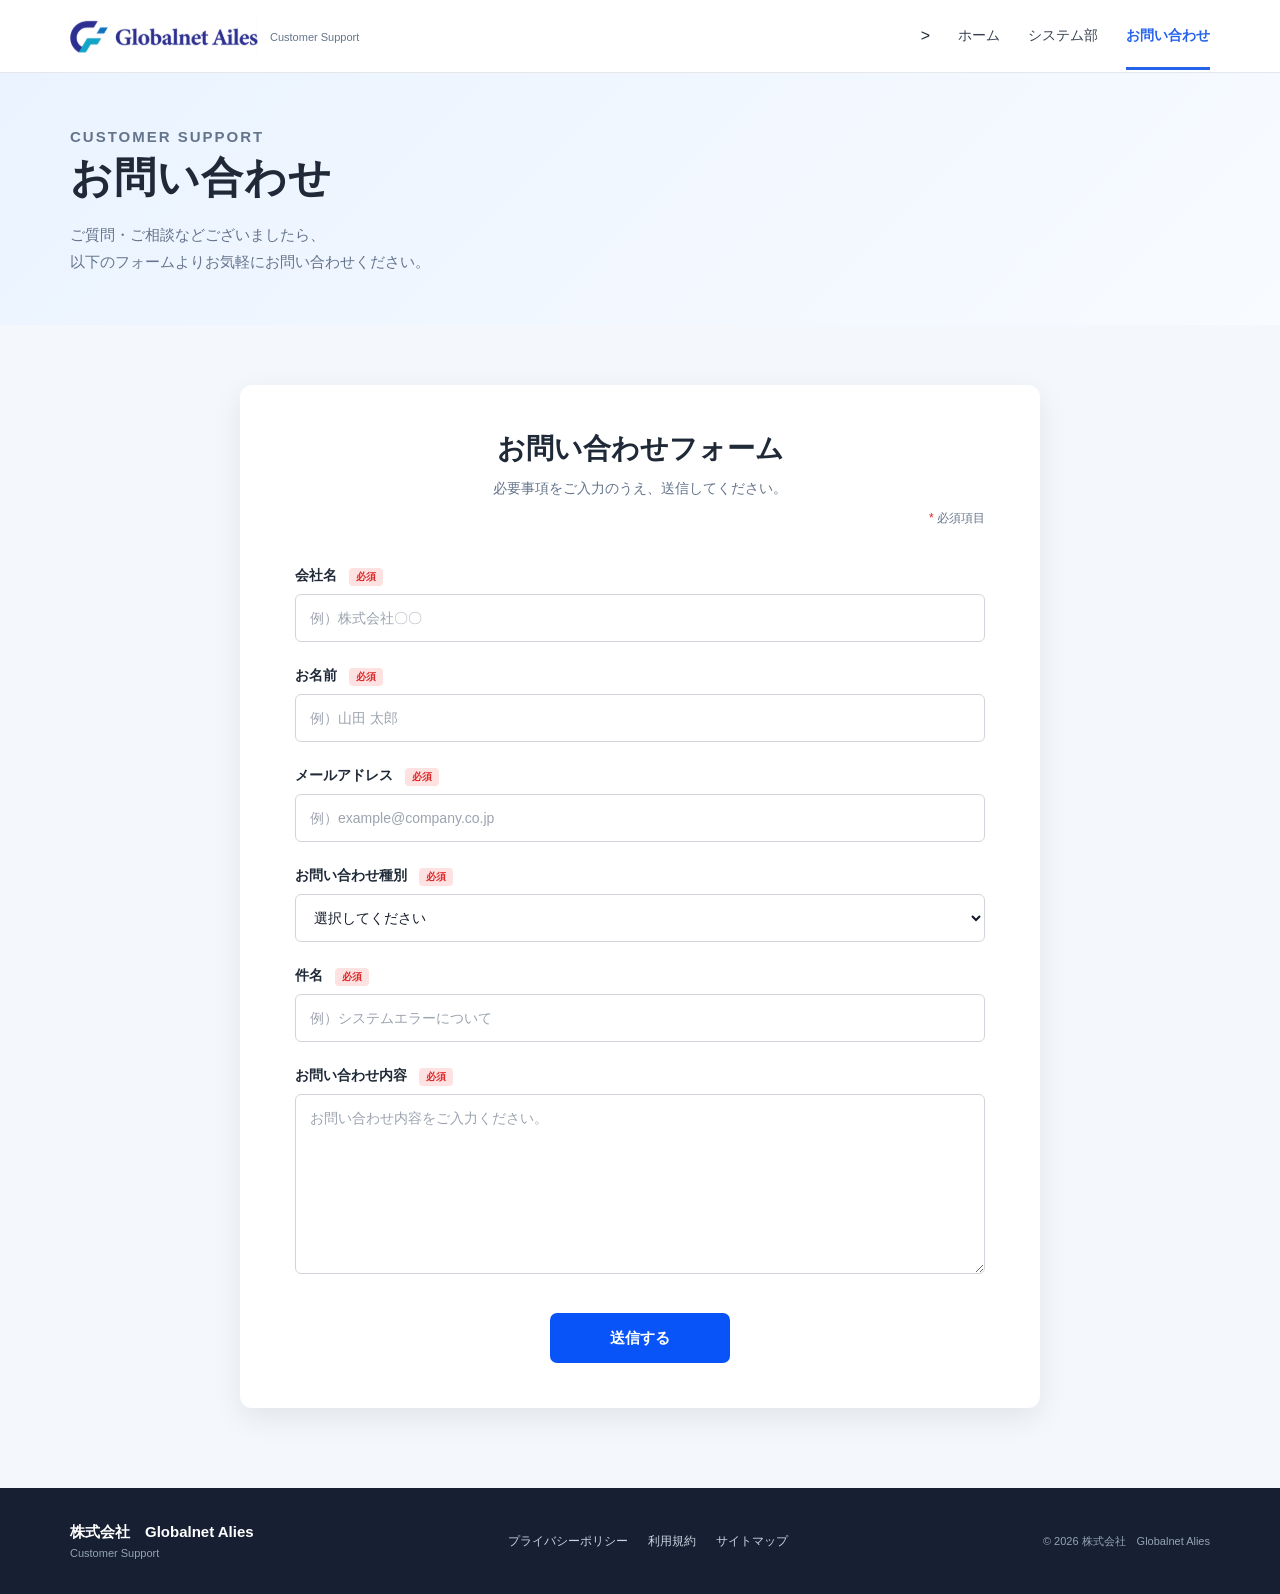
<file: index.html>
<!DOCTYPE html>
<html lang="ja">

<head>
    <meta charset="UTF-8">
    <meta name="viewport" content="width=device-width, initial-scale=1.0">

    <title>お問い合わせ</title>

    <link rel="stylesheet" href="style.css">
</head>

<body>

    <!-- Header -->
    <header class="header">

        <div class="header-inner">

            <div class="logo">
                <img src ="images/logo会社.png">
                <div>
                  <div></div>
                
                <div class="company-subtitle">Customer Support</div>
                </div>
            </div>

            <nav class="nav">
     <!-- them chuc nang  duong link dan den o de muc -->>
                <a href="https://globalnet-ailes.com/company"target="_blank">ホーム</a>
                
                <!-- khi muon them gi thi vao day   
                a href="#">サービス</a>
                <a href="#">サポート</a>-->

                <a href="https://globalnet-ailes.com/work-system" target="_blank">システム部</a> 
                <a href="#" class="active">お問い合わせ</a>
            </nav>

        </div>

    </header>


    <!-- Hero -->
    <section class="hero">

        <div class="hero-content">

            <p class="hero-label">CUSTOMER SUPPORT</p>

            <h1>お問い合わせ</h1>

            <p>
                ご質問・ご相談などございましたら、<br>
                以下のフォームよりお気軽にお問い合わせください。
            </p>

        </div>

    </section>


    <!-- Main -->
    <main class="main">

        <div class="form-card">

            <div class="form-header">

                <h2>お問い合わせフォーム</h2>

                <p>
                    必要事項をご入力のうえ、送信してください。
                </p>

                <p class="required-text">
                    <span>*</span> 必須項目
                </p>

            </div>


            <form>

                <!-- 会社名 -->
                <div class="form-group">

                    <label for="companyName">
                        会社名
                        <span class="required">必須</span>
                    </label>

                    <input
                        type="text"
                        id="companyName"
                        placeholder="例）株式会社〇〇"
                    >

                </div>


                <!-- 名前 -->
                <div class="form-group">

                    <label for="name">
                        お名前
                        <span class="required">必須</span>
                    </label>

                    <input
                        type="text"
                        id="name"
                        placeholder="例）山田 太郎"
                    >

                </div>


                <!-- Email -->
                <div class="form-group">

                    <label for="email">
                        メールアドレス
                        <span class="required">必須</span>
                    </label>

                    <input
                        type="email"
                        id="email"
                        placeholder="例）example@company.co.jp"
                    >

                </div>


                <!-- 問い合わせ種類 -->
                <div class="form-group">

                    <label for="category">
                        お問い合わせ種別
                        <span class="required">必須</span>
                    </label>

                    <select id="category">

                        <option value="">
                            選択してください
                        </option>

                        <option value="product">
                            製品について
                        </option>

                        <option value="service">
                            サービスについて
                        </option>

                        <option value="error">
                            システムエラーについて
                        </option>

                        <option value="operation">
                            操作方法について
                        </option>

                        <option value="other">
                            その他
                        </option>

                    </select>

                </div>


                <!-- 件名 -->
                <div class="form-group">

                    <label for="subject">
                        件名
                        <span class="required">必須</span>
                    </label>

                    <input
                        type="text"
                        id="subject"
                        placeholder="例）システムエラーについて"
                    >

                </div>


                <!-- 内容 -->
                <div class="form-group">

                    <label for="message">
                        お問い合わせ内容
                        <span class="required">必須</span>
                    </label>

                    <textarea
                        id="message"
                        placeholder="お問い合わせ内容をご入力ください。"
                    ></textarea>

                </div>


                <!-- Button -->
                <div class="button-area">

                    <button
                        type="button"
                        id="submitButton"
                    >
                        送信する
                    </button>

                </div>

            </form>

        </div>

    </main>


    <!-- Footer -->
    <footer class="footer">

        <div class="footer-inner">

            <div>
                <strong>株式会社　Globalnet Alies</strong>
                <p>Customer Support</p>
            </div>

            <div class="footer-links">
                <a href="#">プライバシーポリシー</a>
                <a href="#">利用規約</a>
                <a href="#">サイトマップ</a>
            </div>

            <div class="copyright">
                © 2026 株式会社　Globalnet Alies
            </div>

        </div>

    </footer>


    <script src="script.js"></script>

</body>

</html>
</file>
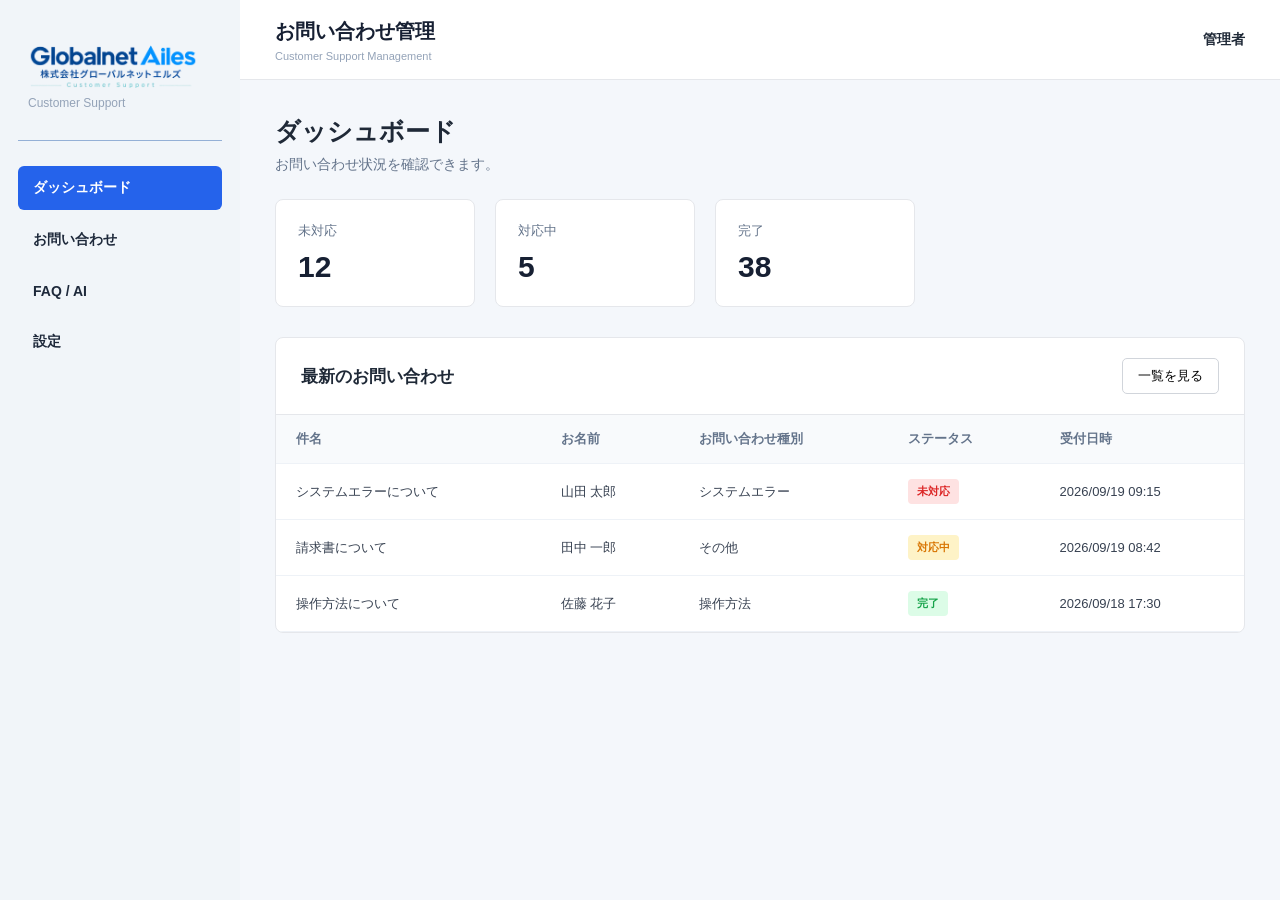
<file: admin管理/index.html>
<!DOCTYPE html>
<html lang="ja">
<head>
    <meta charset="UTF-8">
    <meta name="viewport" content="width=device-width, initial-scale=1.0">
    <title>お問い合わせ管理</title>
    <link rel="stylesheet" href="style.css">
</head>

<body>

    <div class="admin-layout">

        <!-- Sidebar -->
        <aside class="sidebar">

            <div class="sidebar-logo">
                <img src="../images/logo会社2.png">
                    <p>Customer Support</p>
            </div>

            <nav class="sidebar-nav">

                <a href="#" class="nav-item active">
                    ダッシュボード
                </a>

                <a href="inquiries.html" class="nav-item">
                    お問い合わせ
                </a>

                <a href="#" class="nav-item">
                    FAQ / AI
                </a>

                <a href="#" class="nav-item">
                    設定
                </a>

            </nav>

        </aside>


        <!-- Main -->
        <main class="main-content">

            <!-- Header -->
            <header class="top-header">

                <div>
                    <h1>お問い合わせ管理</h1>
                    <p>Customer Support Management</p>
                </div>

                <div class="admin-user">
                    管理者
                </div>

            </header>


            <!-- Content -->
            <section class="content">

                <div class="page-title">
                    <h2>ダッシュボード</h2>
                    <p>お問い合わせ状況を確認できます。</p>
                </div>


                <!-- Status Cards -->
                <div class="status-cards">

                    <div class="status-card">
                        <p>未対応</p>
                        <strong>12</strong>
                    </div>

                    <div class="status-card">
                        <p>対応中</p>
                        <strong>5</strong>
                    </div>

                    <div class="status-card">
                        <p>完了</p>
                        <strong>38</strong>
                    </div>

                </div>


                <!-- Inquiry List -->
                <div class="inquiry-section">

                    <div class="section-header">
                        <h3>最新のお問い合わせ</h3>
                        <button>一覧を見る</button>
                    </div>

                    <table>

                        <thead>
                            <tr>
                                <th>件名</th>
                                <th>お名前</th>
                                <th>お問い合わせ種別</th>
                                <th>ステータス</th>
                                <th>受付日時</th>
                            </tr>
                        </thead>

                        <tbody>

                            <tr>
                                <td>システムエラーについて</td>
                                <td>山田 太郎</td>
                                <td>システムエラー</td>
                                <td>
                                    <span class="status pending">
                                        未対応
                                    </span>
                                </td>
                                <td>2026/09/19 09:15</td>
                            </tr>

                            <tr>
                                <td>請求書について</td>
                                <td>田中 一郎</td>
                                <td>その他</td>
                                <td>
                                    <span class="status working">
                                        対応中
                                    </span>
                                </td>
                                <td>2026/09/19 08:42</td>
                            </tr>

                            <tr>
                                <td>操作方法について</td>
                                <td>佐藤 花子</td>
                                <td>操作方法</td>
                                <td>
                                    <span class="status completed">
                                        完了
                                    </span>
                                </td>
                                <td>2026/09/18 17:30</td>
                            </tr>

                        </tbody>

                    </table>

                </div>

            </section>

        </main>

    </div>

</body>
</html>
</file>
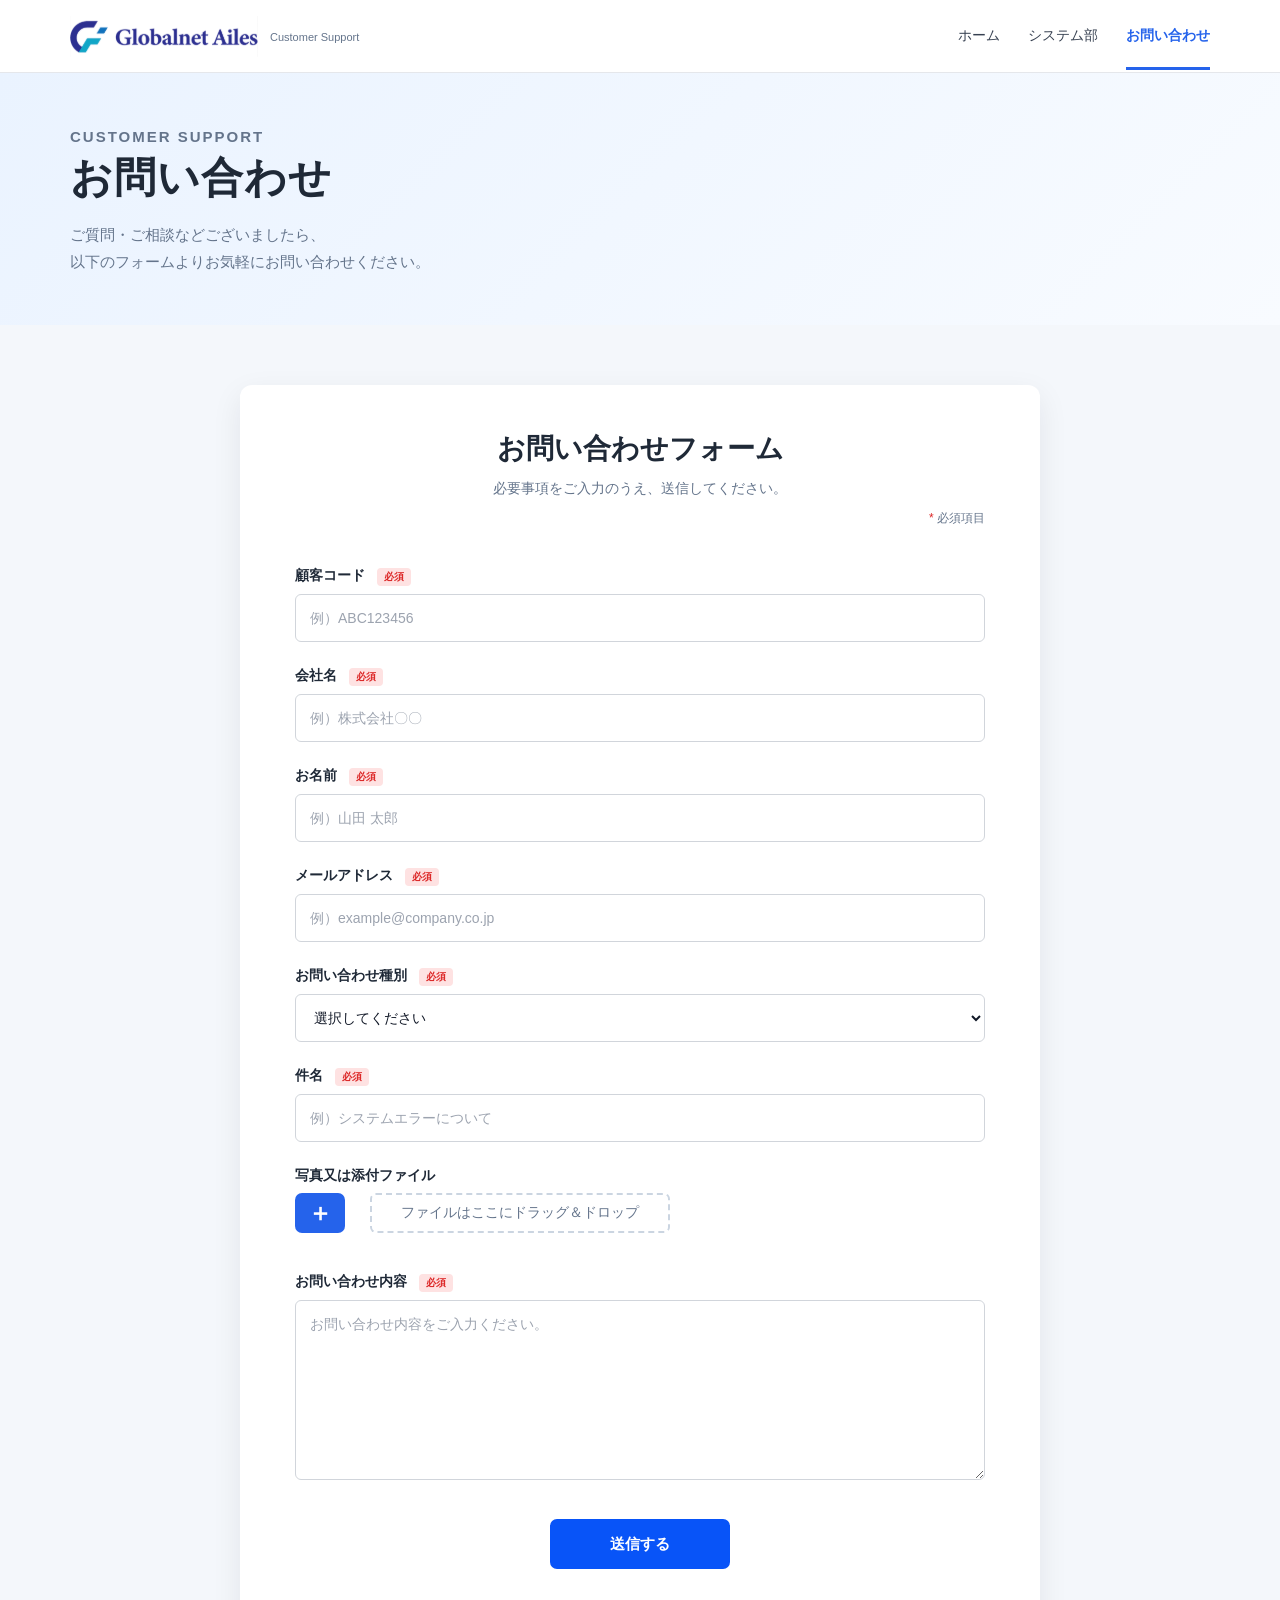
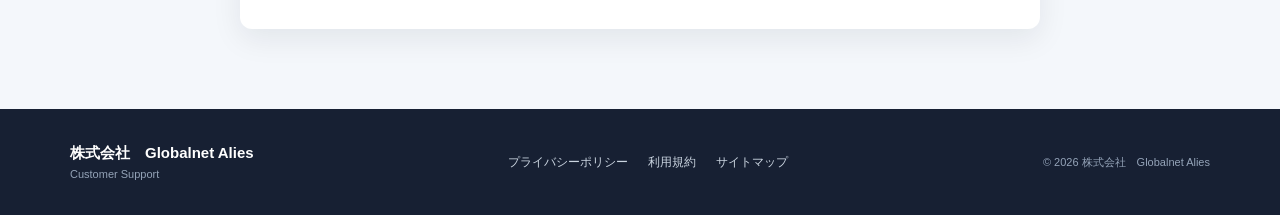
<file: FRONTEND/index.html>
<!DOCTYPE html>   <!--khai báo dữ liệu HTML5-->

<html lang="ja">  <!--thẻ gốc của trang  
lang="ja" = nội dung chính là tiếng Nhật.-->





<head>
<!--Chứa thông tin cấu hình của trang, không phải nội dung chính hiển thị cho người dùng.-->


    <meta charset="UTF-8">
<!--Thiết lập bộ mã ký tự UTF-8 để hiển thị tiếng Nhật, Kanji, tiếng Việt...>-->



    <meta name="viewport" content="width=device-width, initial-scale=1.0">
<!--Làm website hiển thị phù hợp trên điện thoại/tablet.-->



    <title>お問い合わせ</title> 
<!--Tên hiển thị trên tab trình duyệt.-->


    <link rel="stylesheet" href="style.css">
    <!--kết nối HTML với file CSS là cái này-->

</head>
<!--phần trên đây là head-->




<body>
    <!--body chứa toàn bộ nội dung mà khách thấy-->

   
    <header class="header">
         <!-- Header  phần đầu website-->

        <div class="header-inner">
             <!--VD <div class = "header-inner">
                div là 1 khối chứa  
                class = "header-inner" la de CSS xac dinh khoi nay -->






            <div class="logo">
                <!--khoi chua logo-->

                <img src ="images/logo会社.png">
                <!--hien thi hinh anh-->
                <!--src = source    duong dan den hinh anh  -->

                <div>  <!--dong khoi lai-->


                  <div></div> <!--tao khoang trong de de nhin--> 






                
                <div class="company-subtitle">Customer Support</div>
                </div>  <!--mot khoi khac tuogn tu de css nhin ra-->
        </div>








            <nav class="nav">
                <!--< nav = navigation =khu vuc dieu huong website>-->


                <a href="https://globalnet-ailes.com/company"target="_blank">ホーム</a>
                <!--<a> = anchor= dung de tao link lien ket-->
                <!--href = dia chi ma link se di den -->
                <!--bam vao ホーム -> di den duogn link cong ty tren kia-->
                
                <!-- khi muon them gi thi vao day   
                a href="#">サービス</a>
                <a href="#">サポート</a>-->
                <!--da ghi chu de phan nay nheeeeeeeeeeeeeeeeee--> 

                <a href="https://globalnet-ailes.com/work-system" target="_blank">システム部</a> 
                <a href="#" class="active">お問い合わせ</a>
            </nav>   

        </div>

    </header>


    <!-- Hero -->
    <section class="hero">

        <div class="hero-content">

            <p class="hero-label">CUSTOMER SUPPORT</p>

            <h1>お問い合わせ</h1>

            <p>
                ご質問・ご相談などございましたら、<br>
                以下のフォームよりお気軽にお問い合わせください。
            </p>

        </div>

    </section>


    <!-- Main -->
    <main class="main">

        <div class="form-card">

            <div class="form-header">

                <h2>お問い合わせフォーム</h2>

                <p>
                    必要事項をご入力のうえ、送信してください。
                </p>

                <p class="required-text">
                    <span>*</span> 必須項目
                </p>

            </div>


            <form>

                   <!-- 顧客コード^^-->
                     <div class="form-group">
                    <label for="customerCode">
                        顧客コード <span class="required">必須</span>
                    </label>

                    <input
                        type="text"
                        id="customerCode"
                        name="customerCode"
                        placeholder = "例）ABC123456"
                        maxlength="20"
                        required
                    >
                </div>


                <!-- 会社名 -->
                <div class="form-group">

                    <label for="companyName">
                        会社名
                        <span class="required">必須</span>
                    </label>

                    <input
                        type="text"
                        id="companyName"
                        placeholder="例）株式会社〇〇"
                    >

                </div>


                <!-- 名前 -->
                <div class="form-group">

                    <label for="name">
                        お名前
                        <span class="required">必須</span>
                    </label>

                    <input
                        type="text"
                        id="name"
                        placeholder="例）山田 太郎"
                    >

                </div>


                <!-- Email -->
                <div class="form-group">

                    <label for="email">
                        メールアドレス
                        <span class="required">必須</span>
                    </label>

                    <input
                        type="email"
                        id="email"
                        placeholder="例）example@company.co.jp"
                    >

                </div>


                <!-- 問い合わせ種類 -->
                <div class="form-group">

                    <label for="category">
                        お問い合わせ種別
                        <span class="required">必須</span>
                    </label>

                    <select id="category">

                        <option value="">
                            選択してください
                        </option>

                        <option value="product">
                            製品について
                        </option>

                        <option value="service">
                            サービスについて
                        </option>

                        <option value="error">
                            システムエラーについて
                        </option>

                        <option value="operation">
                            操作方法について
                        </option>

                        <option value="other">
                            その他
                        </option>

                    </select>

                </div>


                <!-- 件名 -->
                <div class="form-group">

                    <label for="subject">
                        件名
                        <span class="required">必須</span>
                    </label>

                    <input
                        type="text"
                        id="subject"
                        placeholder="例）システムエラーについて"
                    >

                </div>

<!-- 添付ファイル -->
<div class="form-group">

    <label>
        写真又は添付ファイル
    </label>

    <div class="attachment-area">

        <label for="attachment" class="attachment-plus">
            ＋
        </label>

   
        <div id="dropZone" class="drop-zone">
            ファイルはここにドラッグ＆ドロップ
        </div>

    </div>

    <input
        type="file"
        id="attachment"
        name="attachment"
        accept=".jpg,.jpeg,.png,.webp,.pdf,.xlsx,.xls,.csv,.docx"
        multiple 
        hidden
    >

    <div id="fileList"></div>
 
</div>

        <!-- 内容 -->
        <div class="form-group">

        <label for="message">
            お問い合わせ内容
            <span class="required">必須</span>
        </label>

        <textarea
            id="message"
            placeholder="お問い合わせ内容をご入力ください。"
        ></textarea>

    </div>
                    <!-- Button -->
                    <div class="button-area">

                        <button
                            type="button"
                            id="submitButton"
                        >
                            送信する
                        </button>

                        <p id="submitStatus" class="submit-status"></p>

                    </div>

                </form>

            </div>

        </main>


        <!-- Footer -->
        <footer class="footer">

            <div class="footer-inner">

                <div>
                    <strong>株式会社　Globalnet Alies</strong>
                    <p>Customer Support</p>
                </div>

                <div class="footer-links">
                    <a href="#">プライバシーポリシー</a>
                    <a href="#">利用規約</a>
                    <a href="#">サイトマップ</a>
                </div>

                <div class="copyright">
                    © 2026 株式会社　Globalnet Alies
                </div>

            </div>

        </footer>


        <script src="script.js"></script>

    </body>

    </html>
</file>
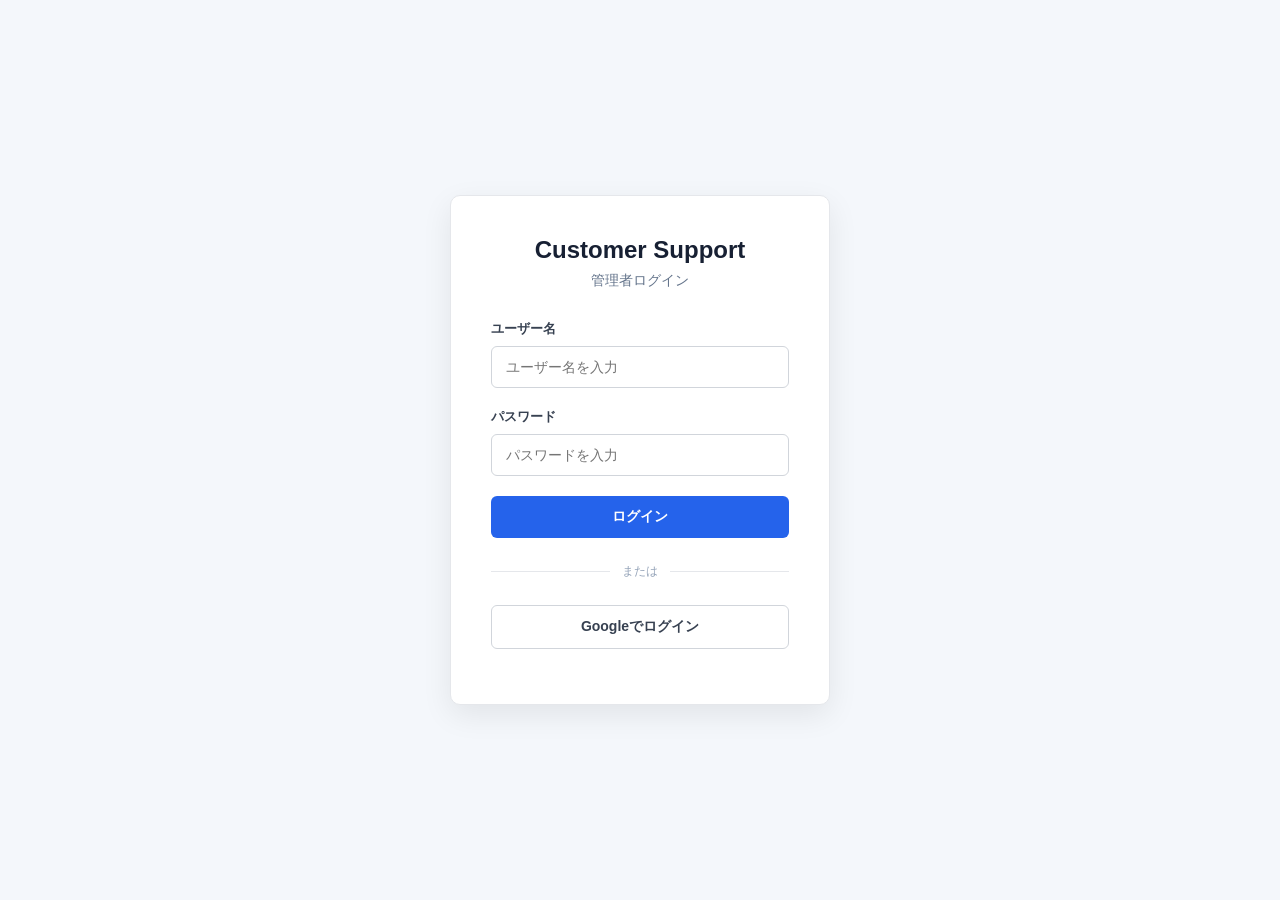
<file: FRONTEND/admin管理/index.html>
<!DOCTYPE html>
<html lang="ja">
<head>
    <meta charset="UTF-8">
    <meta name="viewport" content="width=device-width, initial-scale=1.0">
    <title>お問い合わせ管理</title>
    <link rel="stylesheet" href="style.css">
</head>





<body>

    <div class="admin-layout">

        <!-- Sidebar -->
        <aside class="sidebar">

            <div class="sidebar-logo">
                <img src="../images/logo会社2.png">
                    <p>Customer Support</p>
            </div>

            <nav class="sidebar-nav">

                <a href="#" class="nav-item active">
                    ダッシュボード
                </a>

                <a href="inquiries.html" class="nav-item">
                    お問い合わせ
                </a>

                <a href="#" class="nav-item">
                    FAQ / AI
                </a>

                <a href="#" class="nav-item">
                    設定
                </a>

            </nav>

        </aside>


        <!-- Main. -->
        <main class="main-content">

            <!-- Header -->
            <header class="top-header">

                <div>
                    <h1>お問い合わせ管理</h1>
                    <p>Customer Support Management</p>
                </div>

                <div class="admin-user">
                    管理者
                </div>

            </header>


            <!-- Content -->
            <section class="content">

                <div class="page-title">
                    <h2>ダッシュボード</h2>
                    <p>お問い合わせ状況を確認できます。</p>
                </div>


                <!-- Status Cards -->
                <div class="status-cards">

                    <div class="status-card">
                        <p>未対応</p>
                        <strong>12</strong>
                    </div>

                    <div class="status-card">
                        <p>対応中</p>
                        <strong>5</strong>
                    </div>

                    <div class="status-card">
                        <p>完了</p>
                        <strong>38</strong>
                    </div>

                </div>


                <!-- Inquiry List -->
                <div class="inquiry-section">

                    <div class="section-header">
                        <h3>最新のお問い合わせ</h3>
                        <button>一覧を見る</button>
                    </div>

                    <table>

                        <thead>
                            <tr>
                                <th>件名</th>
                                <th>お名前</th>
                                <th>お問い合わせ種別</th>
                                <th>ステータス</th>
                                <th>受付日時</th>
                            </tr>
                        </thead>

                        <tbody>

                            <tr>
                                <td>システムエラーについて</td>
                                <td>山田 太郎</td>
                                <td>システムエラー</td>
                                <td>
                                    <span class="status pending">
                                        未対応
                                    </span>
                                </td>
                                <td>2026/09/19 09:15</td>
                            </tr>

                            <tr>
                                <td>請求書について</td>
                                <td>田中 一郎</td>
                                <td>その他</td>
                                <td>
                                    <span class="status working">
                                        対応中
                                    </span>
                                </td>
                                <td>2026/09/19 08:42</td>
                            </tr>

                            <tr>
                                <td>操作方法について</td>
                                <td>佐藤 花子</td>
                                <td>操作方法</td>
                                <td>
                                    <span class="status completed">
                                        完了
                                    </span>
                                </td>
                                <td>2026/09/18 17:30</td>
                            </tr>

                        </tbody>

                    </table>

                </div>

            </section>

        </main>

    </div>
        
    <script src="script.js"></script>





    
</body>
</html>
</file>
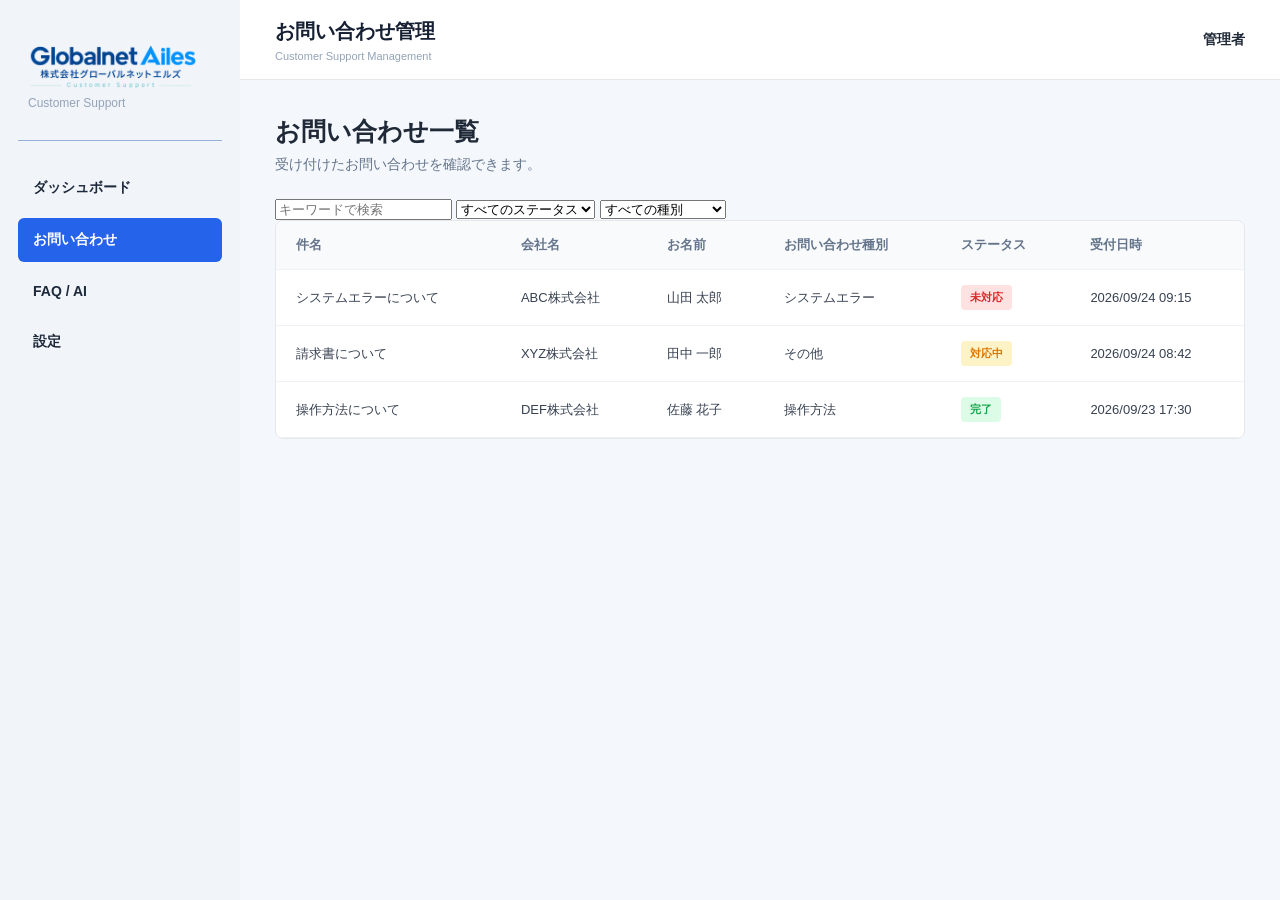
<file: admin管理/inquiries.html>
<!DOCTYPE html>
<html lang="ja">
<head>
    <meta charset="UTF-8">
    <meta name="viewport" content="width=device-width, initial-scale=1.0">
    <title>お問い合わせ一覧</title>
    <link rel="stylesheet" href="style.css">
</head>

<body>

<div class="admin-layout">

    <!-- Sidebar -->
    <aside class="sidebar">

        <div class="sidebar-logo">
            <img src="../images/logo会社2.png" alt="Globalnet Ailes">
            <p>Customer Support</p>
        </div>

        <nav class="sidebar-nav">

            <a href="index.html" class="nav-item">
                ダッシュボード
            </a>

            <a href="inquiries.html" class="nav-item active">
                お問い合わせ
            </a>

            <a href="#" class="nav-item">
                FAQ / AI
            </a>

            <a href="#" class="nav-item">
                設定
            </a>

        </nav>

    </aside>


    <!-- Main -->
    <main class="main-content">

        <header class="top-header">

            <div>
                <h1>お問い合わせ管理</h1>
                <p>Customer Support Management</p>
            </div>

            <div class="admin-user">
                管理者
            </div>

        </header>


        <section class="content">

            <div class="page-title">
                <h2>お問い合わせ一覧</h2>
                <p>受け付けたお問い合わせを確認できます。</p>
            </div>


            <!-- Search -->
            <div class="inquiry-tools">

                <input
                    type="text"
                    placeholder="キーワードで検索"
                >

                <select>
                    <option>すべてのステータス</option>
                    <option>未対応</option>
                    <option>対応中</option>
                    <option>完了</option>
                </select>

                <select>
                    <option>すべての種別</option>
                    <option>製品について</option>
                    <option>サービスについて</option>
                    <option>システムエラー</option>
                    <option>操作方法</option>
                    <option>その他</option>
                </select>

            </div>


            <!-- Inquiry Table -->
            <div class="inquiry-section">

                <table>

                    <thead>
                        <tr>
                            <th>件名</th>
                            <th>会社名</th>
                            <th>お名前</th>
                            <th>お問い合わせ種別</th>
                            <th>ステータス</th>
                            <th>受付日時</th>
                        </tr>
                    </thead>

                    <tbody>

                        <tr>
                            <td>システムエラーについて</td>
                            <td>ABC株式会社</td>
                            <td>山田 太郎</td>
                            <td>システムエラー</td>
                            <td>
                                <span class="status pending">
                                    未対応
                                </span>
                            </td>
                            <td>2026/09/24 09:15</td>
                        </tr>

                        <tr>
                            <td>請求書について</td>
                            <td>XYZ株式会社</td>
                            <td>田中 一郎</td>
                            <td>その他</td>
                            <td>
                                <span class="status working">
                                    対応中
                                </span>
                            </td>
                            <td>2026/09/24 08:42</td>
                        </tr>

                        <tr>
                            <td>操作方法について</td>
                            <td>DEF株式会社</td>
                            <td>佐藤 花子</td>
                            <td>操作方法</td>
                            <td>
                                <span class="status completed">
                                    完了
                                </span>
                            </td>
                            <td>2026/09/23 17:30</td>
                        </tr>

                    </tbody>

                </table>

            </div>

        </section>

    </main>

</div>

</body>
</html>
</file>
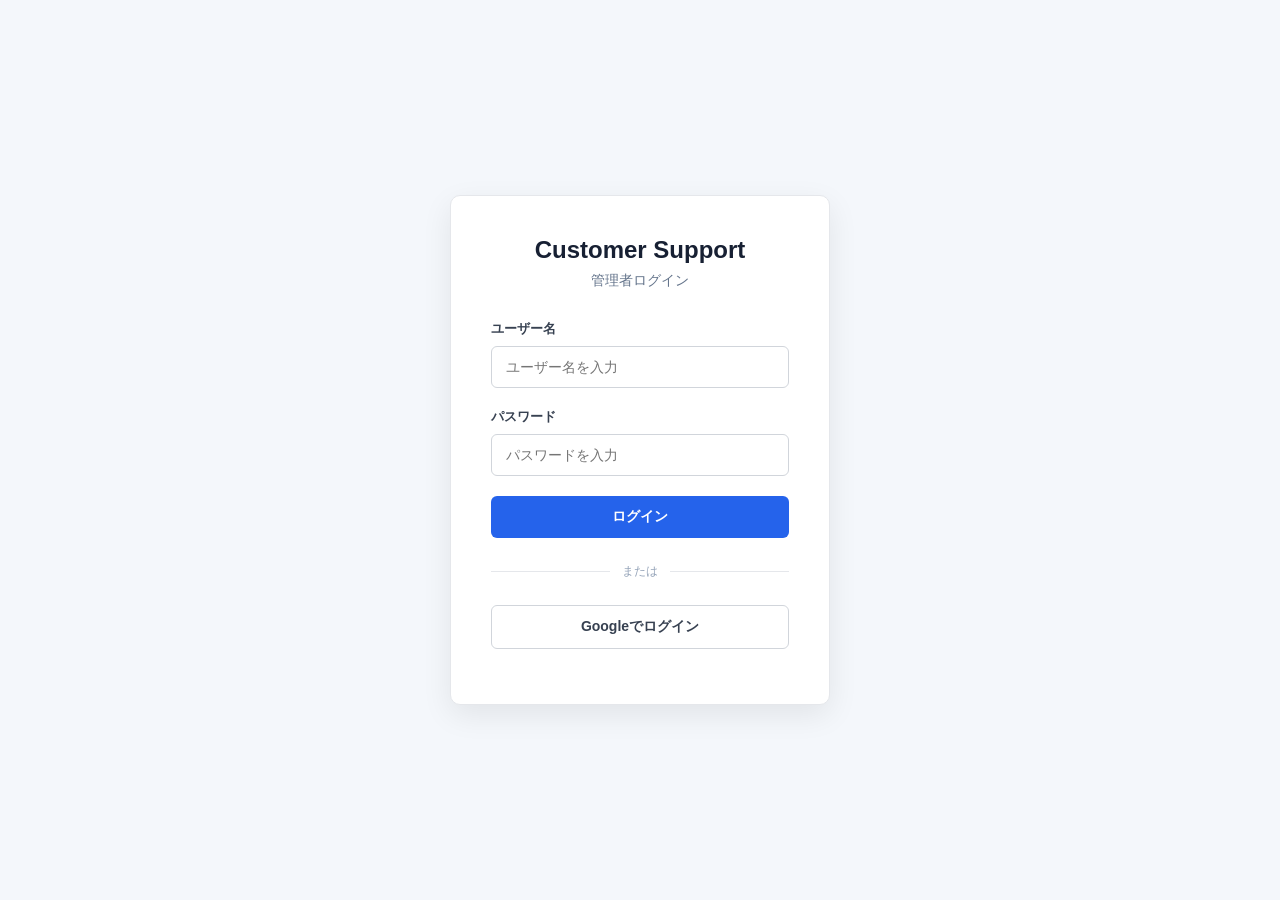
<file: FRONTEND/admin管理/inquiries.html>
<!DOCTYPE html>
<html lang="ja">
<head>
    <meta charset="UTF-8">
    <meta name="viewport" content="width=device-width, initial-scale=1.0">
    <title>お問い合わせ一覧</title>
    <link rel="stylesheet" href="style.css">
</head>

<body>

<div class="admin-layout">

    <!-- Sidebar -->
    <aside class="sidebar">

        <div class="sidebar-logo">
            <img src="../images/logo会社2.png" alt="Globalnet Ailes">
            <p>Customer Support</p>
        </div>

        <nav class="sidebar-nav">

            <a href="index.html" class="nav-item">
                ダッシュボード
            </a>

            <a href="inquiries.html" class="nav-item active">
                お問い合わせ
            </a>

            <a href="#" class="nav-item">
                FAQ / AI
            </a>

            <a href="#" class="nav-item">
                設定
            </a>

        </nav>

    </aside>


    <!-- Main -->
    <main class="main-content">

        <header class="top-header">

            <div>
                <h1>お問い合わせ管理</h1>
                <p>Customer Support Management</p>
            </div>

            <div class="admin-user">
                管理者
            </div>

        </header>


        <section class="content">

            <div class="page-title">
                <h2>お問い合わせ一覧</h2>
                <p>受け付けたお問い合わせを確認できます。</p>
            </div>


            <!-- Search -->
            <div class="inquiry-tools">

                <input
                    type="text"
                    placeholder="キーワードで検索"
                >

                <select>
                    <option>すべてのステータス</option>
                    <option>未対応</option>
                    <option>対応中</option>
                    <option>完了</option>
                </select>

                <select>
                    <option>すべての種別</option>
                    <option>製品について</option>
                    <option>サービスについて</option>
                    <option>システムエラー</option>
                    <option>操作方法</option>
                    <option>その他</option>
                </select>

            </div>


            <!-- Inquiry Table -->
            <div class="inquiry-section">

                <table>

                    <thead>
                        <tr>
                            <th>件名</th>
                            <th>会社名</th>
                            <th>お名前</th>
                            <th>お問い合わせ種別</th>
                            <th>ステータス</th>
                            <th>受付日時</th>
                        </tr>
                    </thead>

                    <tbody>

                        <tr>
                            <td>
                                <a href = "inquiry-detail.html">
                                     システムエラーについて
                                </a>
                            </td>
                            <td>ABC株式会社</td>
                            <td>山田 太郎</td>
                            <td>システムエラー</td>
                            <td>
                                <span class="status pending">
                                    未対応
                                </span>
                            </td>
                            <td>2026/09/24 09:15</td>
                        </tr>

                        <tr>
                            <td>請求書について</td>
                            <td>XYZ株式会社</td>
                            <td>田中 一郎</td>
                            <td>その他</td>
                            <td>
                                <span class="status working">
                                    対応中
                                </span>
                            </td>
                            <td>2026/09/24 08:42</td>
                        </tr>

                        <tr>
                            <td>操作方法について</td>
                            <td>DEF株式会社</td>
                            <td>佐藤 花子</td>
                            <td>操作方法</td>
                            <td>
                                <span class="status completed">
                                    完了
                                </span>
                            </td>
                            <td>2026/09/23 17:30</td>
                        </tr>

                    </tbody>

                </table>

            </div>

        </section>

    </main>

</div>
    <script src="script.js"></script>

</body>
</html>
</file>
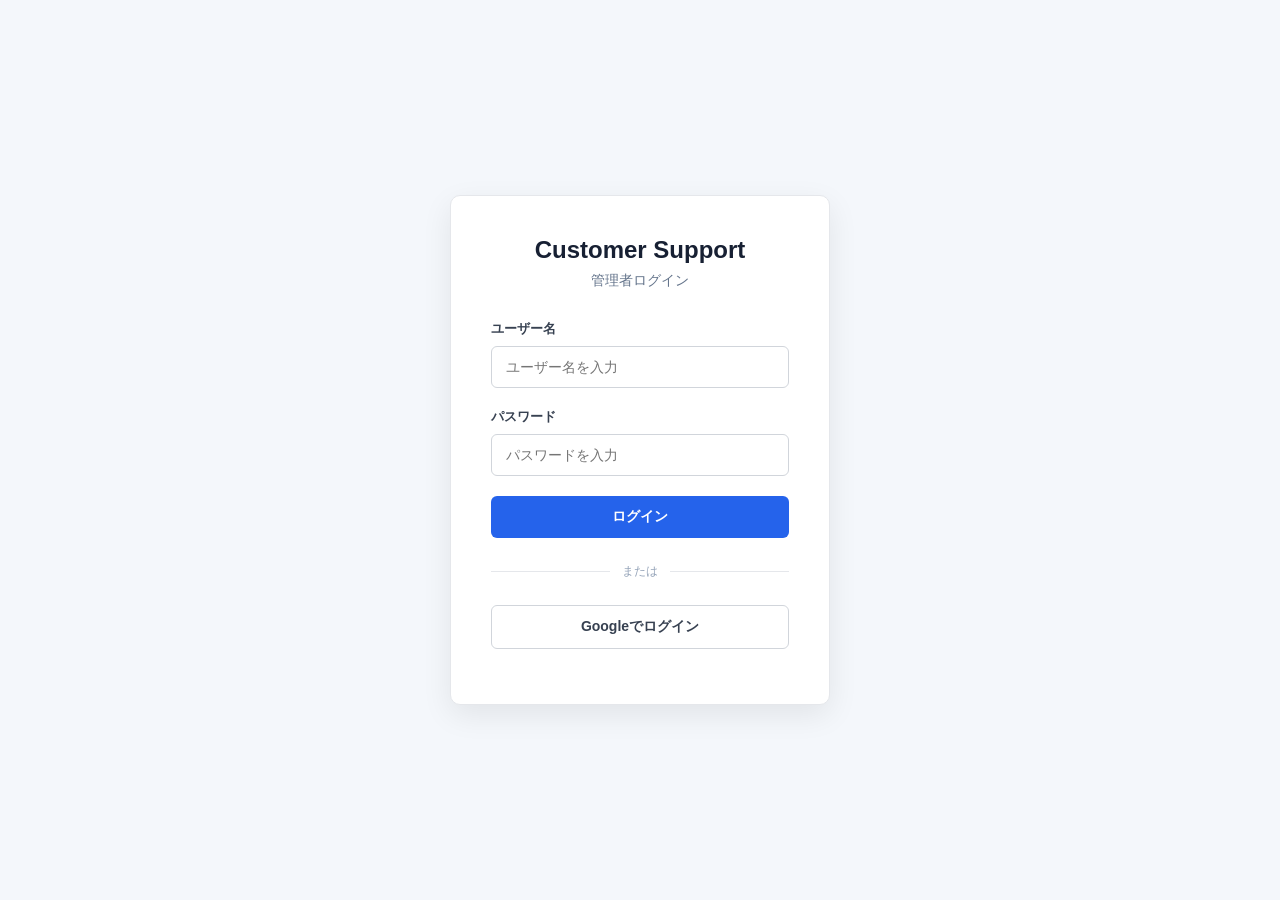
<file: FRONTEND/admin管理/inquiry-detail.html>
<!DOCTYPE html>
<html lang="ja">
<head>
    <meta charset="UTF-8">
    <meta name="viewport" content="width=device-width, initial-scale=1.0">

    <title>お問い合わせ詳細</title>

    <link rel="stylesheet" href="style.css">
</head>

<body>

<div class="admin-layout">

    <!-- Sidebar -->
    <aside class="sidebar">

        <div class="sidebar-logo">
            Customer Support
        </div>

        <nav class="sidebar-nav">

            <a href="index.html" class="nav-item">
                ダッシュボード
            </a>

            <a href="inquiries.html" class="nav-item active">
                お問い合わせ
            </a>

            <a href="#" class="nav-item">
                FAQ / AI
            </a>

            <a href="#" class="nav-item">
                設定
            </a>

        </nav>

    </aside>


    <!-- Main -->
    <main class="admin-main">

        <!-- Header -->
        <header class="admin-header">

            <div>
                <h1>お問い合わせ詳細</h1>
                <p>お問い合わせ内容を確認します。</p>
            </div>

        </header>


        <!-- Content -->
        <section class="detail-container">

            <!-- Customer Information -->
            <div class="detail-card">

                <div class="detail-card-header">
                    <h2>顧客情報</h2>
                </div>

                <div class="detail-grid">

                    <div class="detail-item">
                        <span class="detail-label">受付番号</span>
                        <span class="detail-value">00001</span>
                    </div>

                    <div class="detail-item">
                        <span class="detail-label">顧客コード</span>
                        <span class="detail-value">C000123</span>
                    </div>

                    <div class="detail-item">
                        <span class="detail-label">会社名</span>
                        <span class="detail-value">株式会社ABC</span>
                    </div>

                    <div class="detail-item">
                        <span class="detail-label">ご担当者</span>
                        <span class="detail-value">山田太郎</span>
                    </div>

                    <div class="detail-item">
                        <span class="detail-label">メールアドレス</span>
                        <span class="detail-value">
                            yamada@abc.co.jp
                        </span>
                    </div>

                </div>

            </div>


            <!-- Inquiry Information -->
            <div class="detail-card">

                <div class="detail-card-header">
                    <h2>お問い合わせ情報</h2>
                </div>

                <div class="detail-grid">

                    <div class="detail-item">
                        <span class="detail-label">
                            お問い合わせ種別
                        </span>

                        <span class="detail-value">
                            システムエラーについて
                        </span>
                    </div>

                    <div class="detail-item">
                        <span class="detail-label">
                            件名
                        </span>

                        <span class="detail-value">
                            ログインできない
                        </span>
                    </div>

                    <div class="detail-item">
                        <span class="detail-label">
                            受付日時
                        </span>

                        <span class="detail-value">
                            2026/09/30 10:20
                        </span>
                    </div>

                </div>


                <div class="message-section">

                    <div class="detail-label">
                        お問い合わせ内容
                    </div>

                    <div class="message-box">
                        ログインしようとしましたが、
                        エラーが表示されてログインできません。
                    </div>

                </div>

            </div>


            <!-- Attachments -->
            <div class="detail-card">

                <div class="detail-card-header">
                    <h2>添付ファイル</h2>
                </div>

                <div class="attachment-list">

                    <div class="admin-file">
                        <span>📄</span>
                        <span>error-screenshot.png</span>
                        <button type="button">
                            開く
                        </button>
                    </div>

                    <div class="admin-file">
                        <span>📄</span>
                        <span>manual.pdf</span>
                        <button type="button">
                            開く
                        </button>
                    </div>

                </div>

            </div>


            <!-- Status -->
            <div class="detail-card">

                <div class="detail-card-header">
                    <h2>対応状況</h2>
                </div>

                <div class="status-section">

                    <label for="status">
                        ステータス
                    </label>

                    <select id="status">

                        <option value="pending">
                            未対応
                        </option>

                        <option value="progress">
                            対応中
                        </option>

                        <option value="completed">
                            完了
                        </option>

                    </select>

                    <button type="button" id="saveStatus">
                        保存
                    </button>

                </div>

            </div>


            <!-- AI Response -->
            <div class="detail-card">

                <div class="detail-card-header">

                    <h2>AI回答案</h2>

                    <span class="ai-badge">
                        AI
                    </span>

                </div>

                <div class="ai-response-box">

                    お問い合わせありがとうございます。

                    ログインできない場合は、
                    パスワードを再確認してください。

                    問題が解決しない場合は、
                    エラー画面のスクリーンショットを
                    ご確認のうえ、再度お問い合わせください。

                </div>

                <div class="ai-actions">

                    <button type="button">
                        AI回答を再生成
                    </button>

                    <button type="button">
                        回答として使用
                    </button>

                </div>

            </div>


            <!-- Back -->
            <div class="detail-back">

                <a href="inquiries.html">
                    ← お問い合わせ一覧に戻る
                </a>

            </div>

        </section>

    </main>

</div>
        <script src="script.js"></script>

</body>
</html>
</file>
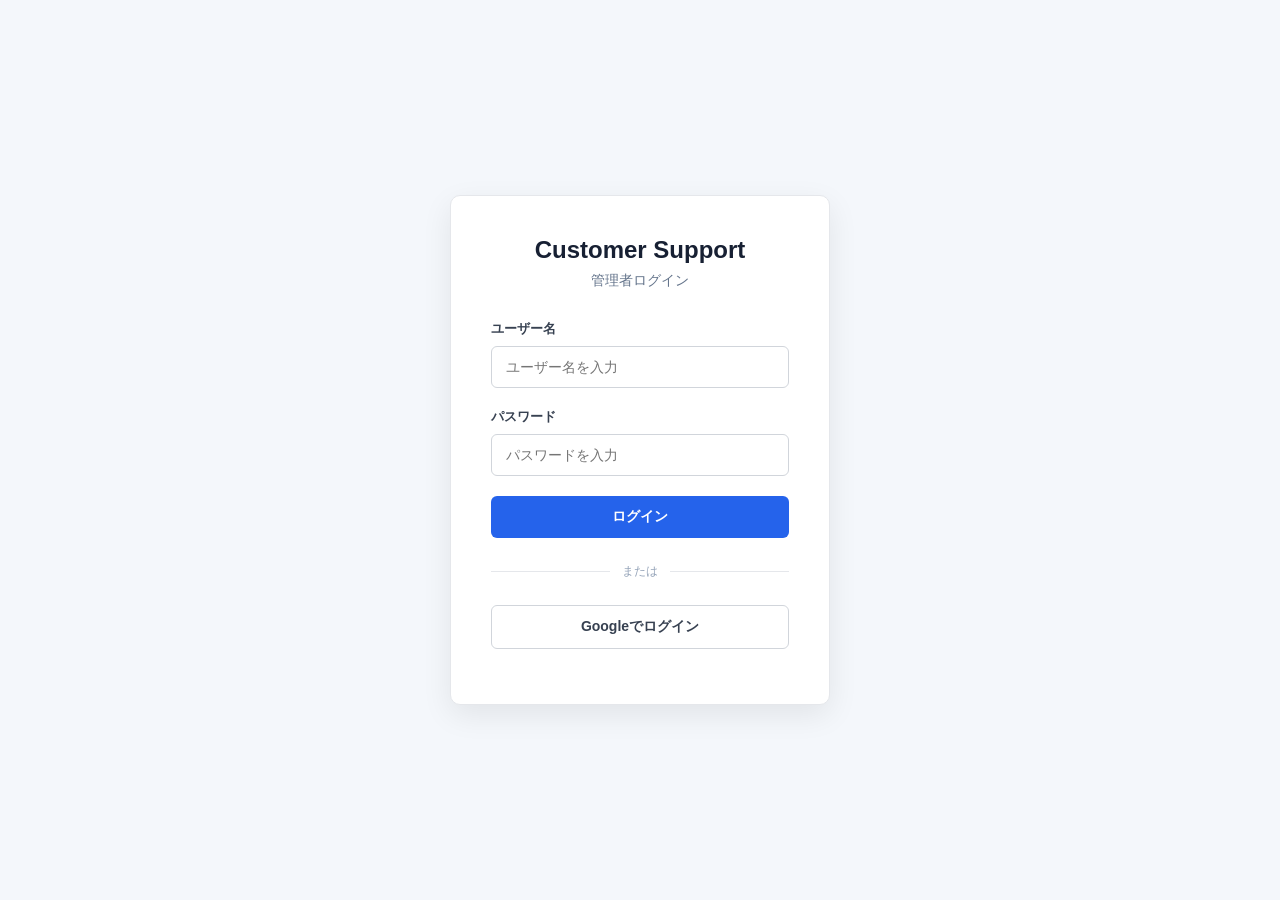
<file: FRONTEND/admin管理/login.html>
<!DOCTYPE html>
<html lang="ja">
<head>
    <meta charset="UTF-8">
    <meta name="viewport" content="width=device-width, initial-scale=1.0">
    <title>管理者ログイン</title>
    <link rel="stylesheet" href="style.css">
</head>

<body class="login-page">

    <main class="login-container">

        <div class="login-card">

            <div class="login-header">
                <h1>Customer Support</h1>
                <p>管理者ログイン</p>
            </div>

            <form id="loginForm">

                <div class="form-group">
                    <label for="username">ユーザー名</label>
                    <input
                        type="text"
                        id="username"
                        name="username"
                        placeholder="ユーザー名を入力"
                        required
                    >
                </div>

                <div class="form-group">
                    <label for="password">パスワード</label>
                    <input
                        type="password"
                        id="password"
                        name="password"
                        placeholder="パスワードを入力"
                        required
                    >
                </div>

                <button type="submit" class="login-button">
                    ログイン
                </button>

            </form>

            <div class="login-divider">
                <span>または</span>
            </div>

            <button type="button" class="google-login-button">
                Googleでログイン
            </button>

            <p id="loginMessage" class="login-message"></p>

        </div>

    </main>

    <script>
       const loginForm = document.getElementById("loginForm");
const loginMessage = document.getElementById("loginMessage");

loginForm.addEventListener("submit", async function(event) {
    event.preventDefault();

    const username = document.getElementById("username").value;
    const password = document.getElementById("password").value;

    const formData = new URLSearchParams();

    formData.append("username", username);
    formData.append("password", password);

    try {
        const response = await fetch("http://localhost:8080/api/auth/login", {
            method: "POST",
            headers: {
                "Content-Type": "application/x-www-form-urlencoded"
            },
            credentials: "include",
            body: formData
        });

        if (response.ok) {
            window.location.href = "index.html";
        } else {
            const data = await response.json();
            loginMessage.textContent = data.message;
        }

    } catch (error) {
        console.error(error);
        loginMessage.textContent = "サーバーに接続できません。";
    }
});
    </script>

</body>
</html>
</file>
<file: style.css>
/* =========================
   Base
========================= */

* {
    box-sizing: border-box;
}

body {
    margin: 0;
    font-family:
        Arial,
        "Noto Sans JP",
        sans-serif;

    background-color: #f4f7fb;
    color: #1f2937;
}


/* =========================
   Header
========================= */

.header {
    background-color: white;
    border-bottom: 1px solid #e5e7eb;
}

.header-inner {
    max-width: 1200px;
    height: 72px;

    margin: 0 auto;
    padding: 0 30px;

    display: flex;
    align-items: center;
    justify-content: space-between;
}


/* Logo */

.logo {
    display: flex;
    align-items: center;
    gap: 12px;
}

.logo-mark {
    width: 40px;
    height: 40px;

    display: flex;
    align-items: center;
    justify-content: center;

    background-color: #2563eb;
    color: white;

    border-radius: 8px;

    font-weight: bold;
    font-size: 14px;
}

.company-name {
    font-size: 17px;
    font-weight: bold;
}

.company-subtitle {
    margin-top: 2px;

    font-size: 11px;
    color: #64748b;
}


/* Navigation */

.nav {
    display: flex;
    align-items: center;
    gap: 28px;
}

.nav a {
    position: relative;

    padding: 25px 0;

    color: #374151;

    text-decoration: none;

    font-size: 14px;
}

.nav a:hover {
    color: #2563eb;
}

.nav a.active {
    color: #2563eb;
    font-weight: bold;
}

.nav a.active::after {
    content: "";

    position: absolute;

    left: 0;
    right: 0;
    bottom: 0;

    height: 3px;

    background-color: #2563eb;
}


/* =========================
   Hero
========================= */

.hero {
    min-height: 250px;

    display: flex;
    align-items: center;

    background:
        linear-gradient(
            135deg,
            #eaf3ff,
            #f8fbff
        );
}

.hero-content {
    width: 1200px;

    margin: 0 auto;
    padding: 50px 30px;
}

.hero-label {
    margin: 0 0 10px;

    color: #2563eb;

    font-size: 12px;
    font-weight: bold;
    letter-spacing: 2px;
}

.hero h1 {
    margin: 0 0 15px;

    font-size: 42px;
    letter-spacing: 1px;
}

.hero p {
    margin: 0;

    color: #64748b;

    font-size: 15px;
    line-height: 1.8;
}


/* =========================
   Main
========================= */

.main {
    padding: 60px 20px 80px;
}


/* =========================
   Form Card
========================= */

.form-card {
    width: 800px;
    max-width: 100%;

    margin: 0 auto;

    padding: 45px 55px;

    background-color: white;

    border-radius: 12px;

    box-shadow:
        0 10px 30px rgba(15, 23, 42, 0.08);
}


/* Form Header */

.form-header {
    margin-bottom: 40px;

    text-align: center;
}

.form-header h2 {
    margin: 0 0 12px;

    font-size: 28px;
}

.form-header p {
    margin: 0;

    color: #64748b;

    font-size: 14px;
}

.required-text {
    margin-top: 12px !important;

    text-align: right;

    font-size: 12px !important;
}

.required-text span {
    color: #dc2626;
}


/* =========================
   Form
========================= */

.form-group {
    margin-bottom: 25px;
}

.form-group label {
    display: block;

    margin-bottom: 8px;

    font-size: 14px;
    font-weight: bold;
}


/* Required */

.required {
    display: inline-block;

    margin-left: 8px;
    padding: 2px 7px;

    background-color: #fee2e2;
    color: #dc2626;

    border-radius: 4px;

    font-size: 10px;
    font-weight: bold;
}


/* Input / Select / Textarea */

input,
select,
textarea {
    width: 100%;

    padding: 13px 14px;

    border: 1px solid #d1d5db;
    border-radius: 6px;

    background-color: white;

    color: #111827;

    font-size: 14px;

    outline: none;

    transition:
        border-color 0.2s,
        box-shadow 0.2s;
}

input,
select {
    height: 48px;
}

textarea {
    height: 180px;

    resize: vertical;

    line-height: 1.6;
}


/* Focus */

input:focus,
select:focus,
textarea:focus {
    border-color: #2563eb;

    box-shadow:
        0 0 0 3px rgba(37, 99, 235, 0.1);
}


/* Placeholder */

input::placeholder,
textarea::placeholder {
    color: #9ca3af;
}


/* =========================
   Button
========================= */

.button-area {
    margin-top: 35px;

    text-align: center;
}

button {
    width: 180px;
    height: 50px;

    border: none;
    border-radius: 7px;

    background-color: #0854f8;
    color: white;

    font-size: 15px;
    font-weight: bold;

    cursor: pointer;

    transition:
        background-color 0.2s,
        transform 0.2s;
}

button:hover {
    background-color: #c9d3ee;

    transform: translateY(-2px);
}

button:active {
    transform: translateY(0);
}


/* =========================
   Footer
========================= */

.footer {
    background-color: #172033;

    color: white;
}

.footer-inner {
    max-width: 1200px;

    margin: 0 auto;
    padding: 35px 30px;

    display: flex;
    align-items: center;
    justify-content: space-between;
}

.footer strong {
    font-size: 15px;
}

.footer p {
    margin: 5px 0 0;

    color: #94a3b8;

    font-size: 11px;
}

.footer-links {
    display: flex;
    gap: 20px;
}

.footer-links a {
    color: #cbd5e1;

    text-decoration: none;

    font-size: 12px;
}

.footer-links a:hover {
    color: white;
}

.copyright {
    color: #94a3b8;

    font-size: 11px;
}


/* =========================
   Responsive
========================= */

@media (max-width: 800px) {

    .header-inner {
        height: auto;

        padding: 20px;
    }

    .nav {
        display: none;
    }

    .hero-content {
        padding: 45px 20px;
    }

    .hero h1 {
        font-size: 34px;
    }

    .form-card {
        padding: 35px 25px;
    }

    .footer-inner {
        flex-direction: column;

        gap: 20px;

        text-align: center;
    }

    .footer-links {
        flex-wrap: wrap;

        justify-content: center;
    }
}
</file>
<file: admin管理/style.css>
* {
    box-sizing: border-box;
}

body {
    margin: 0;
    font-family: Arial, "Noto Sans JP", sans-serif;
    background-color: #f4f7fb;
    color: #1f2937;
}


/* Layout */

.admin-layout {
    display: flex;
    min-height: 100vh;
}


/* Sidebar */

.sidebar {
    width: 240px;
    background-color: #448c9904;
    color: rgb(29, 17, 17);
    padding: 25px 18px;
}

.sidebar-logo {
    padding: 10px 10px 30px;
    border-bottom: 1px solid #94b0d6;
}

.sidebar-logo img {
    width: 170px;
    height: auto;
    display: block;
}

.sidebar-logo p {
    margin: 8px 0 0;
    color: #94a3b8;
    font-size: 12px;
}


/* Navigation */

.sidebar-nav {
    margin-top: 25px;
}

.nav-item {
    display: block;
    padding: 13px 15px;
    margin-bottom: 8px;
    border-radius: 6px;
    color: #1e293b;
    text-decoration: none;
    font-size: 14px;
    font-weight:700;
}

.nav-item:hover {
    background-color: #263449;
    color: white;
}

.nav-item.active {
    background-color: #2563eb;
    color: white;
}


/* Main */

.main-content {
    flex: 1;
}


/* Header */

.top-header {
    height: 80px;
    padding: 0 35px;
    background-color: white;
    border-bottom: 1px solid #e5e7eb;

    display: flex;
    align-items: center;
    justify-content: space-between;
}

.top-header h1 {
    margin: 0;
    font-size: 20px;
    color: #172033;
}

.top-header p {
    margin: 5px 0 0;
    font-size: 11px;
    color: #94a3b8;
}

.admin-user {
    font-size: 14px;
    font-weight: bold;
}


/* Content */

.content {
    padding: 35px;
}

.page-title h2 {
    margin: 0;
    font-size: 25px;
}

.page-title p {
    margin: 8px 0 25px;
    color: #64748b;
    font-size: 14px;
}


/* Cards */

.status-cards {
    display: flex;
    gap: 20px;
    margin-bottom: 30px;
}

.status-card {
    width: 200px;
    padding: 22px;
    background-color: white;
    border: 1px solid #e5e7eb;
    border-radius: 8px;
}

.status-card p {
    margin: 0 0 10px;
    color: #64748b;
    font-size: 13px;
}

.status-card strong {
    font-size: 30px;
    color: #172033;
}


/* Inquiry */

.inquiry-section {
    background-color: white;
    border: 1px solid #e5e7eb;
    border-radius: 8px;
    overflow: hidden;
}

.section-header {
    padding: 20px 25px;
    display: flex;
    align-items: center;
    justify-content: space-between;
    border-bottom: 1px solid #e5e7eb;
}

.section-header h3 {
    margin: 0;
    font-size: 17px;
}

.section-header button {
    padding: 8px 15px;
    border: 1px solid #d1d5db;
    border-radius: 5px;
    background-color: white;
    cursor: pointer;
}


/* Table */

table {
    width: 100%;
    border-collapse: collapse;
}

th,
td {
    padding: 15px 20px;
    text-align: left;
    border-bottom: 1px solid #eef2f7;
    font-size: 13px;
}

th {
    background-color: #f8fafc;
    color: #64748b;
    font-weight: bold;
}

td {
    color: #374151;
}


/* Status */

.status {
    display: inline-block;
    padding: 5px 9px;
    border-radius: 4px;
    font-size: 11px;
    font-weight: bold;
}

.pending {
    background-color: #fee2e2;
    color: #dc2626;
}

.working {
    background-color: #fef3c7;
    color: #d97706;
}

.completed {
    background-color: #dcfce7;
    color: #16a34a;
}
</file>
<file: FRONTEND/style.css>
/* =========================
   Base
========================= */

* {
    box-sizing: border-box;
}

body {
    margin: 0;
    font-family:
        Arial,
        "Noto Sans JP",
        sans-serif;

    background-color: #f4f7fb;
    color: #1f2937;
}


/* =========================
   Header
========================= */

.header {
    background-color: white;
    border-bottom: 1px solid #e5e7eb;
}

.header-inner {
    max-width: 1200px;
    height: 72px;

    margin: 0 auto;
    padding: 0 30px;

    display: flex;
    align-items: center;
    justify-content: space-between;
}


/* Logo */

.logo {
    display: flex;
    align-items: center;
    gap: 12px;
}

.logo-mark {
    width: 40px;
    height: 40px;

    display: flex;
    align-items: center;
    justify-content: center;

    background-color: #2563eb;
    color: white;

    border-radius: 8px;

    font-weight: bold;
    font-size: 14px;
}

.company-name {
    font-size: 17px;
    font-weight: bold;
}

.company-subtitle {
    margin-top: 2px;

    font-size: 11px;
    color: #64748b;
}


/* Navigation */

.nav {
    display: flex;
    align-items: center;
    gap: 28px;
}

.nav a {
    position: relative;

    padding: 25px 0;

    color: #374151;

    text-decoration: none;

    font-size: 14px;
}

.nav a:hover {
    color: #2563eb;
}

.nav a.active {
    color: #2563eb;
    font-weight: bold;
}

.nav a.active::after {
    content: "";

    position: absolute;

    left: 0;
    right: 0;
    bottom: 0;

    height: 3px;

    background-color: #2563eb;
}


/* =========================
   Hero
========================= */

.hero {
    min-height: 250px;

    display: flex;
    align-items: center;

    background:
        linear-gradient(
            135deg,
            #eaf3ff,
            #f8fbff
        );
}

.hero-content {
    width: 1200px;

    margin: 0 auto;
    padding: 50px 30px;
}

.hero-label {
    margin: 0 0 10px;

    color: #2563eb;

    font-size: 12px;
    font-weight: bold;
    letter-spacing: 2px;
}

.hero h1 {
    margin: 0 0 15px;

    font-size: 42px;
    letter-spacing: 1px;
}

.hero p {
    margin: 0;

    color: #64748b;

    font-size: 15px;
    line-height: 1.8;
}


/* =========================
   Main
========================= */

.main {
    padding: 60px 20px 80px;
}


/* =========================
   Form Card
========================= */

.form-card {
    width: 800px;
    max-width: 100%;

    margin: 0 auto;

    padding: 45px 55px;

    background-color: white;

    border-radius: 12px;

    box-shadow:
        0 10px 30px rgba(15, 23, 42, 0.08);
}


/* Form Header */

.form-header {
    margin-bottom: 40px;

    text-align: center;
}

.form-header h2 {
    margin: 0 0 12px;

    font-size: 28px;
}

.form-header p {
    margin: 0;

    color: #64748b;

    font-size: 14px;
}

.required-text {
    margin-top: 12px !important;

    text-align: right;

    font-size: 12px !important;
}

.required-text span {
    color: #dc2626;
}


/* =========================
   Form
========================= */

.form-group {
    margin-bottom: 25px;
}

.form-group label {
    display: block;

    margin-bottom: 8px;

    font-size: 14px;
    font-weight: bold;
}


/* Required */

.required {
    display: inline-block;

    margin-left: 8px;
    padding: 2px 7px;

    background-color: #fee2e2;
    color: #dc2626;

    border-radius: 4px;

    font-size: 10px;
    font-weight: bold;
    
}


/* Input / Select / Textarea */

input,
select,
textarea {
    width: 100%;

    padding: 13px 14px;

    border: 1px solid #d1d5db;
    border-radius: 6px;

    background-color: white;

    color: #111827;

    font-size: 14px;

    outline: none;

    transition:
        border-color 0.2s,
        box-shadow 0.2s;
}

input,
select {
    height: 48px;
}

textarea {
    height: 180px;

    resize: vertical;

    line-height: 1.6;
}


/* Focus */

input:focus,
select:focus,
textarea:focus {
    border-color: #2563eb;

    box-shadow:
        0 0 0 3px rgba(37, 99, 235, 0.1);
}


/* Placeholder */

input::placeholder,
textarea::placeholder {
    color: #9ca3af;
}


/* =========================
   Button
========================= */

.button-area {
    margin-top: 35px;

    text-align: center;
}

button {
    width: 180px;
    height: 50px;

    border: none;
    border-radius: 7px;

    background-color: #0854f8;
    color: white;

    font-size: 15px;
    font-weight: bold;

    cursor: pointer;

    transition:
        background-color 0.2s,
        transform 0.2s;
}

button:hover {
    background-color: #c9d3ee;

    transform: translateY(-2px);
}

button:active {
    transform: translateY(0);
}


/* =========================
   Footer
========================= */

.footer {
    background-color: #172033;

    color: white;
}

.footer-inner {
    max-width: 1200px;

    margin: 0 auto;
    padding: 35px 30px;

    display: flex;
    align-items: center;
    justify-content: space-between;
}

.footer strong {
    font-size: 15px;
}

.footer p {
    margin: 5px 0 0;

    color: #94a3b8;

    font-size: 11px;
}

.footer-links {
    display: flex;
    gap: 20px;
}

.footer-links a {
    color: #cbd5e1;

    text-decoration: none;

    font-size: 12px;
}

.footer-links a:hover {
    color: white;
}

.copyright {
    color: #94a3b8;

    font-size: 11px;
}


/* =========================
   Responsive
========================= */

@media (max-width: 800px) {

    .header-inner {
        height: auto;

        padding: 20px;
    }

    .nav {
        display: none;
    }

    .hero-content {
        padding: 45px 20px;
    }

    .hero h1 {
        font-size: 34px;
    }

    .form-card {
        padding: 35px 25px;
    }

    .footer-inner {
        flex-direction: column;

        gap: 20px;

        text-align: center;
    }

    .footer-links {
        flex-wrap: wrap;

        justify-content: center;
    }
}




.attachment-area {
    display: flex;
    align-items: center;
    gap: 25px;
}

    /*=.attachment-plus → hình thức của nút them file =*/  
.form-group .attachment-plus {
    width: 50px;
    height: 40px;

    margin-bottom: 0;

    border: none;
    border-radius: 7px;
    background: #2563eb;
    color: white;
    font-size: 24px;
    line-height: 1;

    cursor: pointer;

     /* Căn dấu + vào chính giữa */
     display: flex;
     align-items: center;
     justify-content: center;

     /*= hieu ung=*/
      transition:
        background-color 0.2s,
        transform 0.2s;
}
.form-group .attachment-plus:hover{
        background-color: #1d4ed8 !important;
        transform: translateY(-2px);
}

.form-group .attachment-plus:active{
         background-color: #2563eb !important;
         transform:translateY(0);
        
}



    /* Khi đưa chuột vào */
    .attachment-plus:hover {
    background-color: #c9d3ee;

    transform: translateY(-2px);
}


    /* Khi bấm */
    .attachment-plus:active {
        transform: translateY(0);
}






.drop-zone {
    width: 300px;
    height: 40px;
    border: 2px dashed #cbd5e1;
    border-radius: 6px;
    display: flex;
    align-items: center;
    justify-content: center;
    color: #64748b;
    font-size: 14px;
}

.drop-zone.dragover {
    border-color: #2563eb;
    background: #effff7;
}


#fileList {
    margin-top: 15px;
    display: flex;
    flex-wrap: wrap;
    gap: 15px;
}

.file-item {
    position: relative;

    width: 100px;

    display: flex;
    flex-direction: column;
    align-items: center;

    gap: 5px;
}

.file-item img {
    width: 80px;
    height: 80px;

    object-fit: cover;

    border-radius: 6px;

    border: 1px solid #d1d5db;

    cursor: pointer;
}
.file-icon {
    width: 80px;
    height: 80px;

    display: flex;
    align-items: center;
    justify-content: center;

    border: 1px solid #d1d5db;
    border-radius: 6px;

    background-color: #f8fafc;

    font-size: 35px;
}


.file-name {
    width: 100%;

    overflow: hidden;

    text-overflow: ellipsis;

    white-space: nowrap;

    text-align: center;

    font-size: 12px;

    color: #374151;
}

/* Dấu X */

.delete-file {
    position: absolute;

    top: -6px;
    right: 3px;

    width: 22px;
    height: 22px;

    padding: 0;

    display: flex;
    align-items: center;
    justify-content: center;

    border: none;
    border-radius: 50%;

    background-color: #dc2626;
    color: white;

    font-size: 16px;
    font-weight: bold;

    cursor: pointer;

    z-index: 10;
}

.delete-file:hover {
    background-color: #b91c1c;
}


.submit-status {
    margin-top: 15px;
    text-align: center;
    font-size: 14px;
    font-weight: 600;
}

.submit-status.success {
    color: #198754;
}

.submit-status.error {
    color: #dc3545;
}

.submit-status.loading {
    color: #666;
}
</file>
<file: FRONTEND/admin管理/style.css>
* {
    box-sizing: border-box;
}

body {
    margin: 0;
    font-family: Arial, "Noto Sans JP", sans-serif;
    background-color: #f4f7fb;
    color: #1f2937;
}


/* Layout */

.admin-layout {
    display: flex;
    min-height: 100vh;
}


/* Sidebar */

.sidebar {
    width: 240px;
    background-color: #448c9904;
    color: rgb(29, 17, 17);
    padding: 25px 18px;
}

.sidebar-logo {
    padding: 10px 10px 30px;
    border-bottom: 1px solid #94b0d6;
}

.sidebar-logo img {
    width: 170px;
    height: auto;
    display: block;
}

.sidebar-logo p {
    margin: 8px 0 0;
    color: #94a3b8;
    font-size: 12px;
}


/* Navigation */

.sidebar-nav {
    margin-top: 25px;
}

.nav-item {
    display: block;
    padding: 13px 15px;
    margin-bottom: 8px;
    border-radius: 6px;
    color: #1e293b;
    text-decoration: none;
    font-size: 14px;
    font-weight:700;
}

.nav-item:hover {
    background-color: #263449;
    color: white;
}

.nav-item.active {
    background-color: #2563eb;
    color: white;
}


/* Main */

.main-content {
    flex: 1;
}


/* Header */

.top-header {
    height: 80px;
    padding: 0 35px;
    background-color: white;
    border-bottom: 1px solid #e5e7eb;

    display: flex;
    align-items: center;
    justify-content: space-between;
}

.top-header h1 {
    margin: 0;
    font-size: 20px;
    color: #172033;
}

.top-header p {
    margin: 5px 0 0;
    font-size: 11px;
    color: #94a3b8;
}

.admin-user {
    font-size: 14px;
    font-weight: bold;
}


/* Content */

.content {
    padding: 35px;
}

.page-title h2 {
    margin: 0;
    font-size: 25px;
}

.page-title p {
    margin: 8px 0 25px;
    color: #64748b;
    font-size: 14px;
}


/* Cards */

.status-cards {
    display: flex;
    gap: 20px;
    margin-bottom: 30px;
}

.status-card {
    width: 200px;
    padding: 22px;
    background-color: white;
    border: 1px solid #e5e7eb;
    border-radius: 8px;
}

.status-card p {
    margin: 0 0 10px;
    color: #64748b;
    font-size: 13px;
}

.status-card strong {
    font-size: 30px;
    color: #172033;
}


/* Inquiry */

.inquiry-section {
    background-color: white;
    border: 1px solid #e5e7eb;
    border-radius: 8px;
    overflow: hidden;
}

.section-header {
    padding: 20px 25px;
    display: flex;
    align-items: center;
    justify-content: space-between;
    border-bottom: 1px solid #e5e7eb;
}

.section-header h3 {
    margin: 0;
    font-size: 17px;
}

.section-header button {
    padding: 8px 15px;
    border: 1px solid #d1d5db;
    border-radius: 5px;
    background-color: white;
    cursor: pointer;
}


/* Table */

table {
    width: 100%;
    border-collapse: collapse;
}

th,
td {
    padding: 15px 20px;
    text-align: left;
    border-bottom: 1px solid #eef2f7;
    font-size: 13px;
}

th {
    background-color: #f8fafc;
    color: #64748b;
    font-weight: bold;
}

td {
    color: #374151;
}


/* Status */

.status {
    display: inline-block;
    padding: 5px 9px;
    border-radius: 4px;
    font-size: 11px;
    font-weight: bold;
}

.pending {
    background-color: #fee2e2;
    color: #dc2626;
}

.working {
    background-color: #fef3c7;
    color: #d97706;
}

.completed {
    background-color: #dcfce7;
    color: #16a34a;
}






/*login 管理*/
/* =========================
   Login Page
========================= */

.login-page {
    min-height: 100vh;
    display: flex;
    align-items: center;
    justify-content: center;
    background-color: #f4f7fb;
}

.login-container {
    width: 100%;
    max-width: 420px;
    padding: 20px;
}

.login-card {
    background-color: white;
    border: 1px solid #e5e7eb;
    border-radius: 10px;
    padding: 40px;
    box-shadow: 0 10px 30px rgba(0, 0, 0, 0.08);
}

.login-header {
    text-align: center;
    margin-bottom: 30px;
}

.login-header h1 {
    margin: 0;
    font-size: 24px;
    color: #172033;
}

.login-header p {
    margin: 8px 0 0;
    font-size: 14px;
    color: #64748b;
}

.form-group {
    margin-bottom: 20px;
}

.form-group label {
    display: block;
    margin-bottom: 8px;
    font-size: 13px;
    font-weight: bold;
    color: #374151;
}

.form-group input {
    width: 100%;
    padding: 12px 14px;
    border: 1px solid #d1d5db;
    border-radius: 6px;
    font-size: 14px;
    outline: none;
}

.form-group input:focus {
    border-color: #2563eb;
}

.login-button,
.google-login-button {
    width: 100%;
    padding: 12px;
    border-radius: 6px;
    font-size: 14px;
    font-weight: bold;
    cursor: pointer;
}

.login-button {
    border: none;
    background-color: #2563eb;
    color: white;
}

.login-button:hover {
    background-color: #1d4ed8;
}

.login-divider {
    display: flex;
    align-items: center;
    margin: 25px 0;
    color: #94a3b8;
    font-size: 12px;
}

.login-divider::before,
.login-divider::after {
    content: "";
    flex: 1;
    height: 1px;
    background-color: #e5e7eb;
}

.login-divider span {
    padding: 0 12px;
}

.google-login-button {
    border: 1px solid #d1d5db;
    background-color: white;
    color: #374151;
}

.google-login-button:hover {
    background-color: #f8fafc;
}

.login-message {
    margin: 15px 0 0;
    text-align: center;
    font-size: 13px;
    color: #dc2626;
}
</file>
